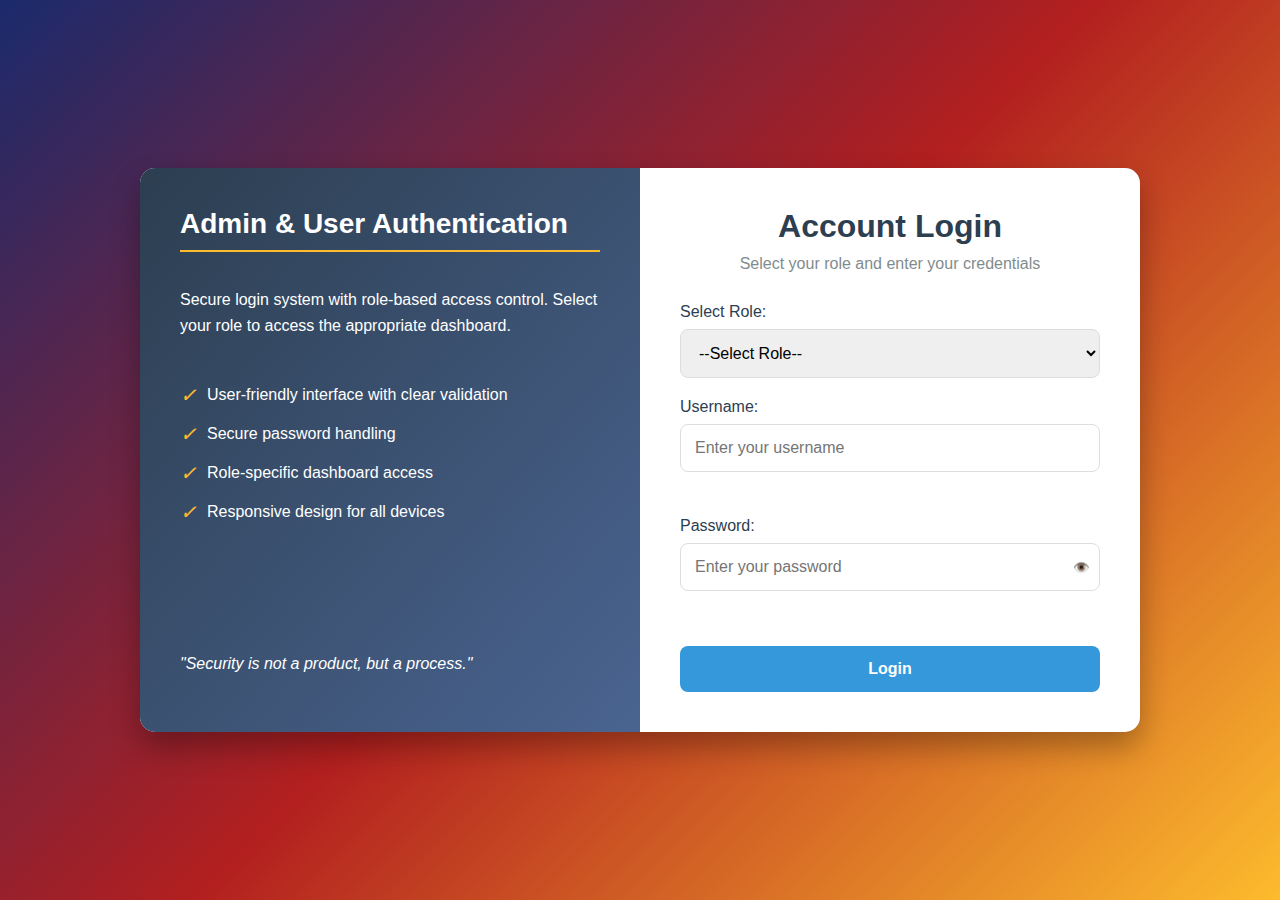
<file: admin/form.html>
<!DOCTYPE html>
<html lang="en">
<head>
    <meta charset="UTF-8">
    <meta name="viewport" content="width=device-width, initial-scale=1.0">
    <title>Admin/User Authentication</title>
    <style>
        * {
            margin: 0;
            padding: 0;
            box-sizing: border-box;
            font-family: 'Segoe UI', Tahoma, Geneva, Verdana, sans-serif;
        }
        
        body {
            background: linear-gradient(135deg, #1a2a6c, #b21f1f, #fdbb2d);
            min-height: 100vh;
            display: flex;
            justify-content: center;
            align-items: center;
            padding: 20px;
        }
        
        .container {
            display: flex;
            max-width: 1000px;
            width: 100%;
            background: white;
            border-radius: 15px;
            overflow: hidden;
            box-shadow: 0 15px 30px rgba(0, 0, 0, 0.3);
        }
        
        .info-panel {
            flex: 1;
            background: linear-gradient(to bottom right, #2c3e50, #4a6491);
            color: white;
            padding: 40px;
            display: flex;
            flex-direction: column;
            justify-content: center;
        }
        
        .form-panel {
            flex: 1;
            padding: 40px;
        }
        
        .info-panel h2 {
            font-size: 28px;
            margin-bottom: 20px;
            border-bottom: 2px solid #fdbb2d;
            padding-bottom: 10px;
        }
        
        .info-panel p {
            margin: 15px 0;
            line-height: 1.6;
        }
        
        .features {
            margin-top: 30px;
        }
        
        .feature {
            display: flex;
            align-items: center;
            margin-bottom: 15px;
        }
        
        .feature i {
            margin-right: 10px;
            color: #fdbb2d;
            font-size: 20px;
        }
        
        h1 {
            text-align: center;
            color: #2c3e50;
            margin-bottom: 10px;
        }
        
        .subtitle {
            text-align: center;
            color: #7f8c8d;
            margin-bottom: 30px;
        }
        
        form {
            display: flex;
            flex-direction: column;
        }
        
        .form-group {
            margin-bottom: 20px;
        }
        
        label {
            display: block;
            margin-bottom: 8px;
            color: #2c3e50;
            font-weight: 500;
        }
        
        select, input {
            width: 100%;
            padding: 14px;
            border: 1px solid #ddd;
            border-radius: 8px;
            font-size: 16px;
            transition: border-color 0.3s;
        }
        
        select:focus, input:focus {
            border-color: #3498db;
            outline: none;
            box-shadow: 0 0 0 2px rgba(52, 152, 219, 0.2);
        }
        
        .error {
            color: #e74c3c;
            font-size: 14px;
            margin-top: 5px;
            display: block;
            min-height: 20px;
        }
        
        .hidden {
            display: none;
        }
        
        .btn {
            background: #3498db;
            color: white;
            border: none;
            padding: 14px;
            border-radius: 8px;
            font-size: 16px;
            font-weight: 600;
            cursor: pointer;
            transition: background 0.3s;
            margin-top: 10px;
        }
        
        .btn:hover {
            background: #2980b9;
        }
        
        .role-info {
            background: #f8f9fa;
            padding: 15px;
            border-radius: 8px;
            margin-top: 10px;
            border-left: 4px solid #3498db;
        }
        
        .role-info h4 {
            margin-bottom: 8px;
            color: #2c3e50;
        }
        
        .role-info p {
            font-size: 14px;
            color: #7f8c8d;
        }
        
        .password-container {
            position: relative;
        }
        
        .show-password {
            position: absolute;
            right: 10px;
            top: 50%;
            transform: translateY(-50%);
            background: none;
            border: none;
            color: #7f8c8d;
            cursor: pointer;
        }
        
        .dashboard {
            display: none;
            width: 100%;
            max-width: 800px;
            background: white;
            border-radius: 15px;
            padding: 40px;
            box-shadow: 0 15px 30px rgba(0, 0, 0, 0.3);
        }
        
        .dashboard-header {
            display: flex;
            justify-content: space-between;
            align-items: center;
            margin-bottom: 30px;
            padding-bottom: 20px;
            border-bottom: 1px solid #eee;
        }
        
        .dashboard-title {
            color: #2c3e50;
        }
        
        .logout-btn {
            background: #e74c3c;
            color: white;
            padding: 8px 16px;
            border-radius: 5px;
            text-decoration: none;
            font-weight: 500;
        }
        
        .logout-btn:hover {
            background: #c0392b;
        }
        
        .dashboard-content {
            display: grid;
            grid-template-columns: repeat(auto-fit, minmax(250px, 1fr));
            gap: 20px;
        }
        
        .card {
            background: #f8f9fa;
            border-radius: 10px;
            padding: 20px;
            box-shadow: 0 5px 15px rgba(0, 0, 0, 0.05);
        }
        
        .card h3 {
            color: #2c3e50;
            margin-bottom: 15px;
        }
        
        .card p {
            color: #7f8c8d;
            line-height: 1.6;
        }
        
        .user-card {
            border-top: 4px solid #3498db;
        }
        
        .admin-card {
            border-top: 4px solid #9b59b6;
        }
        
        .stats-card {
            border-top: 4px solid #2ecc71;
        }
        
        .activity-card {
            border-top: 4px solid #f39c12;
        }
        
        .welcome-message {
            text-align: center;
            margin: 20px 0;
            font-size: 18px;
        }
        
        .username {
            color: #3498db;
            font-weight: 600;
        }
        
        @media (max-width: 768px) {
            .container {
                flex-direction: column;
            }
            
            .info-panel {
                order: 2;
            }
            
            .form-panel {
                order: 1;
            }
        }
    </style>
</head>
<body>
    <div class="container">
        <div class="info-panel">
            <h2>Admin & User Authentication</h2>
            <p>Secure login system with role-based access control. Select your role to access the appropriate dashboard.</p>
            
            <div class="features">
                <div class="feature">
                    <i>✓</i>
                    <span>User-friendly interface with clear validation</span>
                </div>
                <div class="feature">
                    <i>✓</i>
                    <span>Secure password handling</span>
                </div>
                <div class="feature">
                    <i>✓</i>
                    <span>Role-specific dashboard access</span>
                </div>
                <div class="feature">
                    <i>✓</i>
                    <span>Responsive design for all devices</span>
                </div>
            </div>
            
            <p style="margin-top: auto; font-style: italic;">"Security is not a product, but a process."</p>
        </div>
        
        <div class="form-panel">
            <h1>Account Login</h1>
            <p class="subtitle">Select your role and enter your credentials</p>
            
            <form id="registrationForm">
                <div class="form-group">
                    <label for="role">Select Role:</label>
                    <select id="role" name="role" required>
                        <option value="">--Select Role--</option>
                        <option value="admin">Administrator</option>
                        <option value="user">Standard User</option>
                    </select>
                </div>
                
                <div id="roleInfo" class="role-info hidden">
                    <h4 id="roleTitle"></h4>
                    <p id="roleDescription"></p>
                </div>

                <div class="form-group">
                    <label for="username">Username:</label>
                    <input type="text" id="username" name="username" required placeholder="Enter your username">
                    <span class="error" id="usernameError"></span>
                </div>

                <div class="form-group">
                    <label for="password">Password:</label>
                    <div class="password-container">
                        <input type="password" id="password" name="password" required placeholder="Enter your password">
                        <button type="button" class="show-password" id="togglePassword">👁️</button>
                    </div>
                    <span class="error" id="passwordError"></span>
                </div>

                <button type="submit" class="btn">Login</button>
            </form>
        </div>
    </div>
    
    <!-- User Dashboard -->
    <div id="userDashboard" class="dashboard">
        <div class="dashboard-header">
            <h2 class="dashboard-title">User Dashboard</h2>
            <a href="#" class="logout-btn" id="userLogout">Logout</a>
        </div>
        
        <div class="welcome-message">
            Welcome back, <span id="userName" class="username"></span>! You're logged in as a Standard User.
        </div>
        
        <div class="dashboard-content">
            <div class="card user-card">
                <h3>Profile Information</h3>
                <p>View and edit your personal profile details, contact information, and preferences.</p>
            </div>
            
            <div class="card stats-card">
                <h3>Usage Statistics</h3>
                <p>Track your account usage, activity history, and resource consumption metrics.</p>
            </div>
            
            <div class="card activity-card">
                <h3>Recent Activity</h3>
                <p>Monitor your recent actions, login history, and system notifications.</p>
            </div>
            
            <div class="card">
                <h3>Support Center</h3>
                <p>Access our knowledge base, submit support tickets, or chat with our team.</p>
            </div>
        </div>
    </div>
    
    <!-- Admin Dashboard -->
    <div id="adminDashboard" class="dashboard">
        <div class="dashboard-header">
            <h2 class="dashboard-title">Admin Dashboard</h2>
            <a href="#" class="logout-btn" id="adminLogout">Logout</a>
        </div>
        
        <div class="welcome-message">
            Welcome back, <span id="adminName" class="username"></span>! You're logged in as an Administrator.
        </div>
        
        <div class="dashboard-content">
            <div class="card admin-card">
                <h3>User Management</h3>
                <p>Manage user accounts, permissions, roles, and access controls across the system.</p>
            </div>
            
            <div class="card stats-card">
                <h3>System Analytics</h3>
                <p>Monitor system performance, usage metrics, and application health in real-time.</p>
            </div>
            
            <div class="card">
                <h3>Configuration</h3>
                <p>Configure system settings, modules, integrations, and security parameters.</p>
            </div>
            
            <div class="card activity-card">
                <h3>Audit Logs</h3>
                <p>Review detailed audit trails of all user activities and system events.</p>
            </div>
        </div>
    </div>

    <script>
        const form = document.getElementById('registrationForm');
        const roleSelect = document.getElementById('role');
        const roleInfo = document.getElementById('roleInfo');
        const roleTitle = document.getElementById('roleTitle');
        const roleDescription = document.getElementById('roleDescription');
        const togglePassword = document.getElementById('togglePassword');
        const passwordInput = document.getElementById('password');
        const userDashboard = document.getElementById('userDashboard');
        const adminDashboard = document.getElementById('adminDashboard');
        const userName = document.getElementById('userName');
        const adminName = document.getElementById('adminName');
        const userLogout = document.getElementById('userLogout');
        const adminLogout = document.getElementById('adminLogout');
        
        // Show role information when selected
        roleSelect.addEventListener('change', () => {
            const role = roleSelect.value;
            
            if (role === '') {
                roleInfo.classList.add('hidden');
                return;
            }
            
            roleInfo.classList.remove('hidden');
            
            if (role === 'admin') {
                roleTitle.textContent = 'Administrator';
                roleDescription.textContent = 'Full system access with administrative privileges. Manage users, settings, and system configurations.';
            } else if (role === 'user') {
                roleTitle.textContent = 'Standard User';
                roleDescription.textContent = 'Access to personal account features and standard application functionality.';
            }
        });
        
        // Toggle password visibility
        togglePassword.addEventListener('click', () => {
            if (passwordInput.type === 'password') {
                passwordInput.type = 'text';
                togglePassword.textContent = '👁️';
            } else {
                passwordInput.type = 'password';
                togglePassword.textContent = '👁️';
            }
        });
        
        // Form validation
        form.addEventListener('submit', (e) => {
            e.preventDefault();
            let isValid = true;

            // Clear previous errors
            document.querySelectorAll('.error').forEach(el => el.textContent = '');

            // Role validation
            const role = roleSelect.value;
            if (role === '') {
                document.getElementById('usernameError').textContent = 'Please select a role';
                isValid = false;
            }

            // Username validation
            const username = document.getElementById('username').value;
            if (username.length < 3) {
                document.getElementById('usernameError').textContent = 
                    'Username must be at least 3 characters';
                isValid = false;
            }

            // Password validation
            const password = document.getElementById('password').value;
            if (password.length < 2) {
                document.getElementById('passwordError').textContent = 
                    'Password must be at least 6 characters';
                isValid = false;
            }

            // Submit if valid
            if (isValid) {
                // Hide login form
                document.querySelector('.container').style.display = 'none';
                
                // Show appropriate dashboard based on role
                if (role === 'admin') {
                    adminName.textContent = username;
                    adminDashboard.style.display = 'block';
                } else if (role === 'user') {
                    userName.textContent = username;
                    userDashboard.style.display = 'block';
                }
            }
        });
        
        // Logout functionality
        userLogout.addEventListener('click', (e) => {
            e.preventDefault();
            userDashboard.style.display = 'none';
            document.querySelector('.container').style.display = 'flex';
            form.reset();
            roleInfo.classList.add('hidden');
        });
        
        adminLogout.addEventListener('click', (e) => {
            e.preventDefault();
            adminDashboard.style.display = 'none';
            document.querySelector('.container').style.display = 'flex';
            form.reset();
            roleInfo.classList.add('hidden');
        });
    </script>
</body>
</html>
</file>
